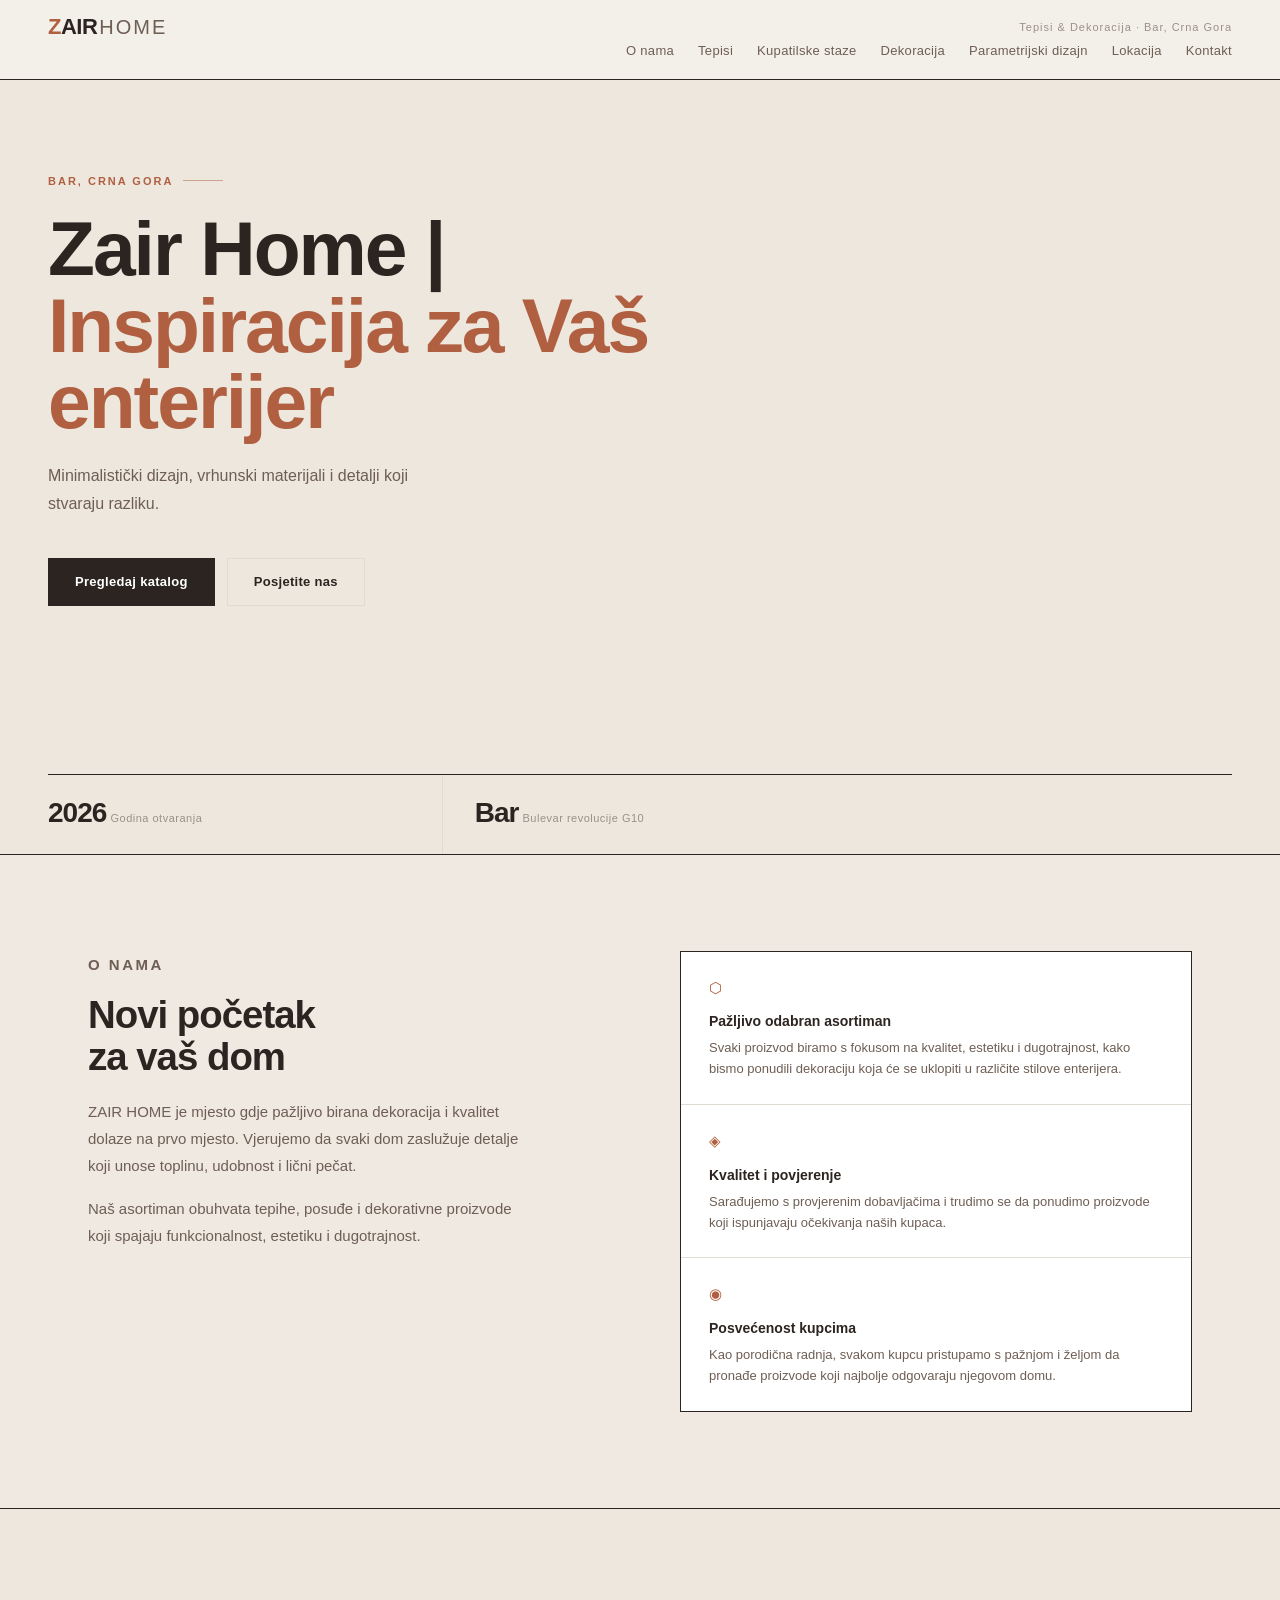
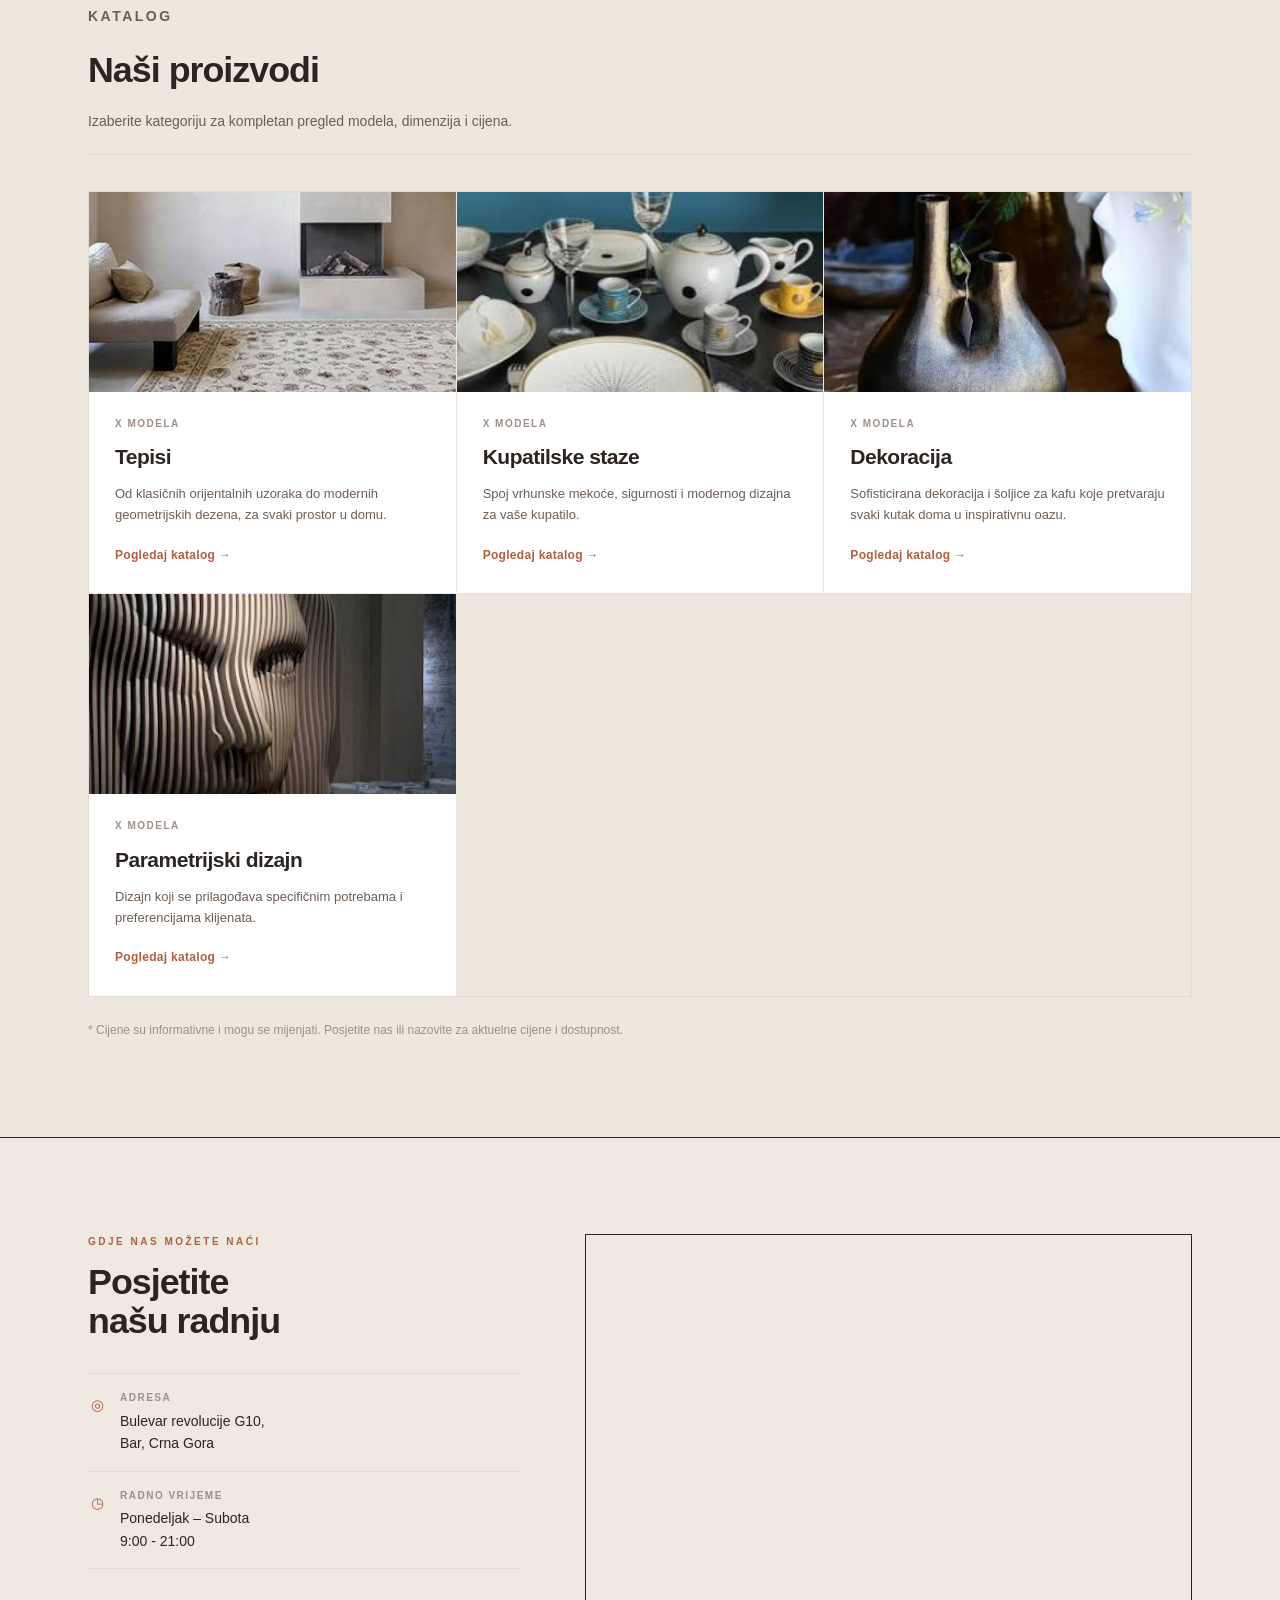
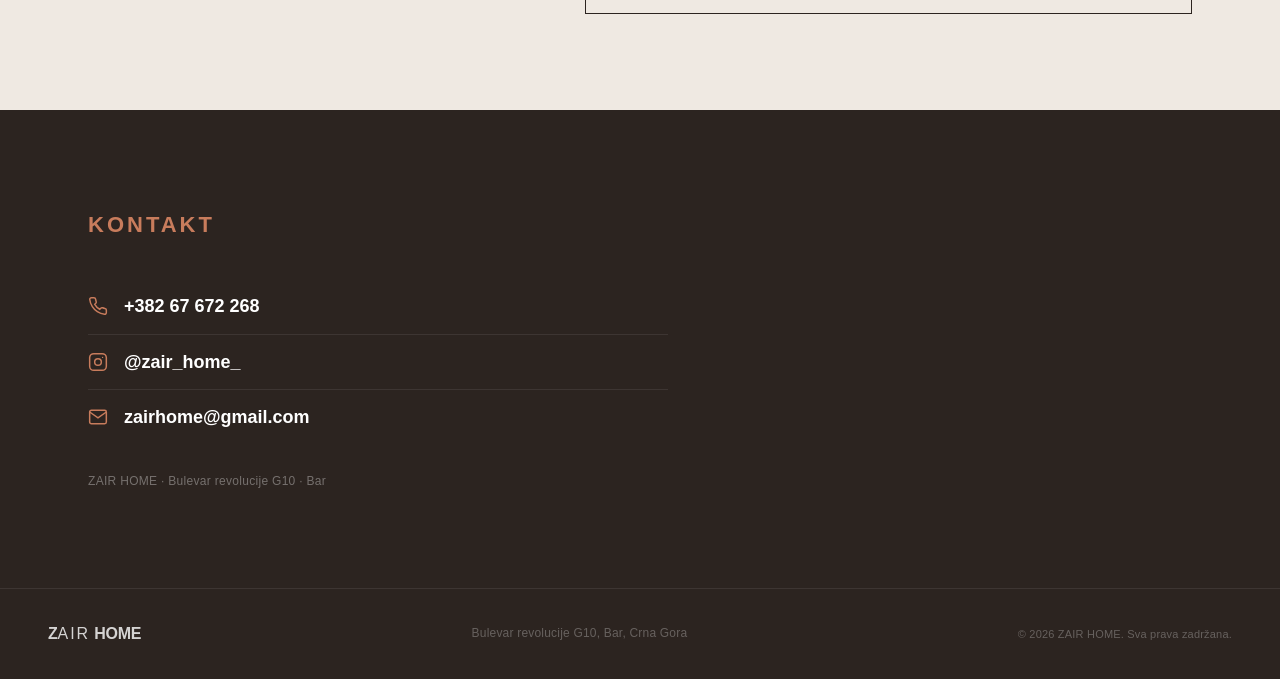
<file: index.html>
<!DOCTYPE html>
<html lang="sr">
<head>
  <meta charset="UTF-8" />
  <meta name="viewport" content="width=device-width, initial-scale=1.0"/>
  <title>ZAIR HOME – Tepisi & Dekoracija, Bar</title>
  <link rel="stylesheet" href="Style.css"/>
</head>

<body>

  <!-- HEADER -->
  <header>
    <div class="header-top">
      <a href="index.html" class="logo"><span class="logo-z">Z</span>AIR<span class="logo-home">HOME</span></a>
      <span class="header-tagline">Tepisi &amp; Dekoracija · Bar, Crna Gora</span>
      <button class="nav-toggle" aria-label="Otvori meni">&#9776;</button>
    </div>
    <div class="header-bottom">
      <nav>
        <a href="#o-nama">O nama</a>
        <!-- <a href="katalog.html">Katalog</a> -->
        <a href="Tepisi.html">Tepisi</a>
        <a href="Kupatilske staze.html">Kupatilske staze</a>
        <a href="Dekoracija.html">Dekoracija</a>
        <a href="Parametrijski dizajn.html">Parametrijski dizajn</a>
        <a href="#lokacija">Lokacija</a>
        <a href="#kontakt">Kontakt</a>
      </nav>
    </div>
  </header>

  <!-- HERO -->
  <section class="hero">
    <div class="hero-content">
      <p class="hero-eyebrow">Bar, Crna Gora</p>
      <h1>Zair Home | <em>Inspiracija za Vaš enterijer</em></h1>
      <p class="hero-sub">Minimalistički dizajn, vrhunski materijali i detalji koji stvaraju razliku.</p>
      <div class="hero-ctas">
        <a href="#katalog" class="btn-primary">Pregledaj katalog</a>
        <a href="#lokacija" class="btn-ghost">Posjetite nas</a>
      </div>
    </div>
    <!--
    <div class="hero-pattern" aria-hidden="true">
      <svg viewBox="0 0 400 400" xmlns="http://www.w3.org/2000/svg">
        <defs>
          <pattern id="rugpattern" x="0" y="0" width="40" height="40" patternUnits="userSpaceOnUse">
            <rect x="0" y="0" width="20" height="20" fill="none" stroke="currentColor" stroke-width="0.8" opacity="0.15"/>
            <rect x="10" y="10" width="10" height="10" fill="currentColor" opacity="0.06"/>
            <circle cx="20" cy="20" r="2" fill="currentColor" opacity="0.12"/>
          </pattern>
        </defs>
        <rect width="400" height="400" fill="url(#rugpattern)"/>
        <rect x="60" y="60" width="280" height="280" fill="none" stroke="currentColor" stroke-width="1.5" opacity="0.2"/>
        <rect x="90" y="90" width="220" height="220" fill="none" stroke="currentColor" stroke-width="0.8" opacity="0.15"/>
        <rect x="120" y="120" width="160" height="160" fill="none" stroke="currentColor" stroke-width="0.5" opacity="0.1"/>
        <circle cx="200" cy="200" r="40" fill="none" stroke="currentColor" stroke-width="1" opacity="0.18"/>
        <circle cx="200" cy="200" r="8" fill="currentColor" opacity="0.15"/>
        <line x1="60" y1="200" x2="340" y2="200" stroke="currentColor" stroke-width="0.5" opacity="0.12"/>
        <line x1="200" y1="60" x2="200" y2="340" stroke="currentColor" stroke-width="0.5" opacity="0.12"/>
      </svg>
    </div>
    -->
    <div class="hero-stats">
      <div class="stat">
        <span class="stat-num">2026</span>
        <span class="stat-label">Godina otvaranja</span>
      </div>
      <div class="stat">
        <span class="stat-num">Bar</span>
        <span class="stat-label">Bulevar revolucije G10</span>
      </div>
    </div>
  </section>

  <!-- O NAMA -->
  <section id="o-nama" class="section-about reveal">
    <div class="container">
      <div class="about-grid">
        <div class="about-text">
          <p class="label">O nama</p>
          <h2>Novi početak<br>za vaš dom</h2>
          <p>ZAIR HOME je mjesto gdje pažljivo birana dekoracija i kvalitet dolaze na prvo mjesto. Vjerujemo da svaki dom zaslužuje detalje koji unose toplinu, udobnost i lični pečat.</p>
          <p>Naš asortiman obuhvata tepihe, posuđe i dekorativne proizvode koji spajaju funkcionalnost, estetiku i dugotrajnost.</p>
        </div>
        <div class="about-highlights">
          <div class="highlight-card">
            <div class="highlight-icon">⬡</div>
            <h3>Pažljivo odabran asortiman</h3>
            <p>Svaki proizvod biramo s fokusom na kvalitet, estetiku i dugotrajnost, kako bismo ponudili dekoraciju koja će se uklopiti u različite stilove enterijera.</p>
          </div>
          <div class="highlight-card">
            <div class="highlight-icon">◈</div>
            <h3>Kvalitet i povjerenje</h3>
            <p>Sarađujemo s provjerenim dobavljačima i trudimo se da ponudimo proizvode koji ispunjavaju očekivanja naših kupaca.</p>
          </div>
          <div class="highlight-card">
            <div class="highlight-icon">◉</div>
            <h3>Posvećenost kupcima</h3>
            <p>Kao porodična radnja, svakom kupcu pristupamo s pažnjom i željom da pronađe proizvode koji najbolje odgovaraju njegovom domu.</p>
          </div>
        </div>
      </div>
    </div>
  </section>

  <!-- KATALOG — pregled kategorija, svaka vodi na svoju stranicu -->
  <section id="katalog" class="section-catalog reveal">
    
    <div class="container">
      <div class="catalog-header">
        <div>
          <p class="label">Katalog</p>
          <h2>Naši proizvodi</h2>
          <p>Izaberite kategoriju za kompletan pregled modela, dimenzija i cijena.</p>
        </div>
        <!--<a href="katalog.html" class="btn-ghost">Cio katalog →</a>-->
      </div>
    

      <div class="category-grid">

        <a href="Tepisi.html" class="category-card">
          <div class="category-card-img">
            <img src="images/tepisi/cover.jpg" alt="Tepisi">
          </div>
          <div class="category-card-body">
            <span class="category-card-count">X modela</span>
            <h3>Tepisi</h3>
            <p>Od klasičnih orijentalnih uzoraka do modernih geometrijskih dezena, za svaki prostor u domu.</p>
            <span class="category-card-link">Pogledaj katalog →</span>
          </div>
        </a>

        <a href="Kupatilske staze.html" class="category-card">
          <div class="category-card-img">
            <img src="images/kupatilske staze/cover.jpg" alt="Kupatilske staze">
          </div>
          <div class="category-card-body">
            <span class="category-card-count">X modela</span>
            <h3>Kupatilske staze</h3>
            <p>Spoj vrhunske mekoće, sigurnosti i modernog dizajna za vaše kupatilo.</p>
            <span class="category-card-link">Pogledaj katalog →</span>
          </div>
        </a>

        <a href="Dekoracija.html" class="category-card">
          <div class="category-card-img">
            <img src="images/dekoracija/cover.jpg" alt="Dekoracija">
          </div>
          <div class="category-card-body">
            <span class="category-card-count">X modela</span>
            <h3>Dekoracija</h3>
            <p>Sofisticirana dekoracija i šoljice za kafu koje pretvaraju svaki kutak doma u inspirativnu oazu.</p>
            <span class="category-card-link">Pogledaj katalog →</span>
          </div>
        </a>


        <a href="Parametrijski dizajn.html" class="category-card">
          <div class="category-card-img">
            <img src="images/parametrijski dizajn/pdizajn1.jpg" alt="Parametrijski dizajn">
          </div>
          <div class="category-card-body">
            <span class="category-card-count">X modela</span>
            <h3>Parametrijski dizajn</h3>
            <p>Dizajn koji se prilagođava specifičnim potrebama i preferencijama klijenata.</p>
            <span class="category-card-link">Pogledaj katalog →</span>
          </div>
        </a>

      </div>

      <p class="catalog-note">* Cijene su informativne i mogu se mijenjati. Posjetite nas ili nazovite za aktuelne cijene i dostupnost.</p>
    </div>
  </section>

  <!-- LOKACIJA -->
  <section id="lokacija" class="section-location reveal">
    <div class="container">
      <div class="location-grid">
        <div class="location-info">
          <p class="label">Gdje nas možete naći</p>
          <h2>Posjetite<br>našu radnju</h2>
          <div class="location-details">
            <div class="location-row">
              <span class="loc-icon">◎</span>
              <div>
                <strong>Adresa</strong>
                <p>Bulevar revolucije G10,<br>Bar, Crna Gora</p>
              </div>
            </div>
            <div class="location-row">
              <span class="loc-icon">◷</span>
              <div>
                <strong>Radno vrijeme</strong>
                <p>Ponedeljak – Subota <br>9:00 - 21:00</br></p>
              </div>
            </div>
          </div>
        </div>
        <div class="map-frame">
          <iframe
            src="https://www.openstreetmap.org/export/embed.html?bbox=19.095329940319065,42.101193695363,19.097824394702915,42.102339980772754&layer=mapnik&marker=42.101767,19.096577"
            width="100%"
            height="100%"
            style="border:0; border-radius: 8px;"
            allowfullscreen=""
            loading="lazy"
            title="Lokacija ZAIR HOME radnje na Bulevaru revolucije, Bar">
          </iframe>
        </div>
      </div>
    </div>
  </section>

  <!-- KONTAKT -->
  <section id="kontakt" class="section-contact reveal">
    <div class="container">
      <div class="contact-inner">
        <p class="label">Kontakt</p>

        <ul class="contact-list">
          <li>
            <svg class="contact-icon" viewBox="0 0 24 24" width="20" height="20" fill="none" stroke="currentColor" stroke-width="1.8">
              <path d="M22 16.92v3a2 2 0 0 1-2.18 2 19.79 19.79 0 0 1-8.63-3.07 19.5 19.5 0 0 1-6-6 19.79 19.79 0 0 1-3.07-8.67A2 2 0 0 1 4.11 2h3a2 2 0 0 1 2 1.72c.127.96.361 1.903.7 2.81a2 2 0 0 1-.45 2.11L8.09 9.91a16 16 0 0 0 6 6l1.27-1.27a2 2 0 0 1 2.11-.45c.907.339 1.85.573 2.81.7A2 2 0 0 1 22 16.92z"></path>
            </svg>
            <a href="tel:+38267672268" class="contact-list-value">+382 67 672 268</a>
          </li>
          <li>
            <svg class="contact-icon" viewBox="0 0 24 24" width="20" height="20" fill="none" stroke="currentColor" stroke-width="1.8">
              <rect x="2" y="2" width="20" height="20" rx="5" ry="5"></rect>
              <circle cx="12" cy="12" r="4"></circle>
              <circle cx="17.5" cy="6.5" r="0.8" fill="currentColor" stroke="none"></circle>
            </svg>
            <a href="https://www.instagram.com/zair_home_" target="_blank" rel="noopener noreferrer" class="contact-list-value">@zair_home_</a>
          </li>
          <li>
            <svg class="contact-icon" viewBox="0 0 24 24" width="20" height="20" fill="none" stroke="currentColor" stroke-width="1.8">
              <rect x="2" y="4" width="20" height="16" rx="2"></rect>
              <path d="M2 6l10 7 10-7"></path>
            </svg>
            <a href="mailto:zairhome@gmail.com" class="contact-list-value">zairhome@gmail.com</a>
          </li>
        </ul>

        <div class="contact-address">
          <span>ZAIR HOME · Bulevar revolucije G10 · Bar</span>
        </div>
      </div>
    </div>
  </section>

  <footer>
    <div class="footer-logo">Z<span>AIR</span> HOME</div>
    <p>Bulevar revolucije G10, Bar, Crna Gora</p>
    <p class="footer-copy">© 2026 ZAIR HOME. Sva prava zadržana.</p>
  </footer>

  <script src="main.js"></script>
</body>
</html>
</file>
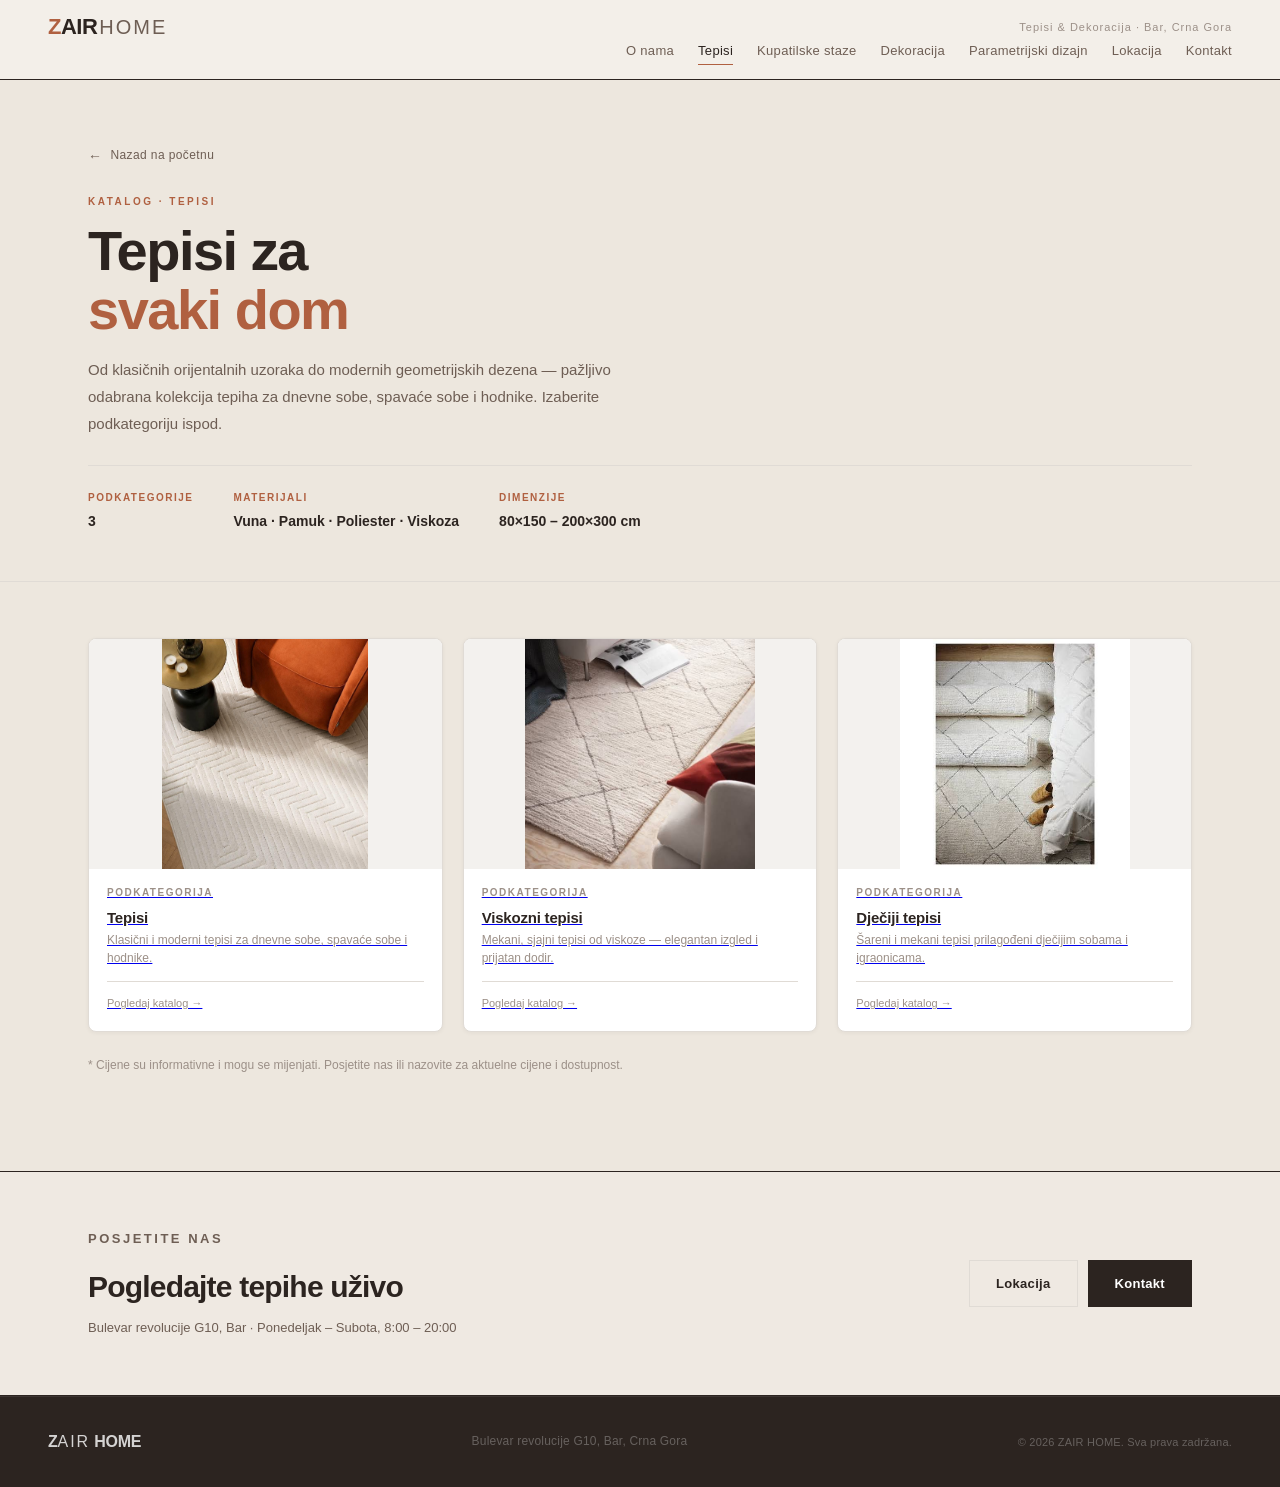
<file: Tepisi.html>
<!DOCTYPE html>
<html lang="sr">
<head>
  <meta charset="UTF-8" />
  <meta name="viewport" content="width=device-width, initial-scale=1.0"/>
  <title>Tepisi – ZAIR HOME, Bar</title>
  <link rel="stylesheet" href="Style.css"/>
</head>

<body>

  <!-- HEADER -->
  <header>
    <div class="header-top">
      <a href="index.html" class="logo"><span class="logo-z">Z</span>AIR<span class="logo-home">HOME</span></a>
      <span class="header-tagline">Tepisi &amp; Dekoracija · Bar, Crna Gora</span>
      <button class="nav-toggle" aria-label="Otvori meni">&#9776;</button>
    </div>
    <div class="header-bottom">
      <nav>
        <a href="index.html#o-nama">O nama</a>
        <!-- <a href="katalog.html">Katalog</a> -->
        <a href="Tepisi.html" class="nav-active" aria-current="page">Tepisi</a>
        <a href="Kupatilske staze.html">Kupatilske staze</a>
        <a href="Dekoracija.html">Dekoracija</a>
        <a href="Parametrijski dizajn.html">Parametrijski dizajn</a>
        <a href="index.html#lokacija">Lokacija</a>
        <a href="index.html#kontakt">Kontakt</a>
      </nav>
    </div>
  </header>

  <!-- PAGE HERO -->
  <section class="page-hero reveal">
    <div class="container">
      <a href="index.html" class="back-link">Nazad na početnu</a>
      <p class="label">Katalog · Tepisi</p>
      <h1>Tepisi za<br><em>svaki dom</em></h1>
      <p class="page-desc">Od klasičnih orijentalnih uzoraka do modernih geometrijskih dezena — pažljivo odabrana kolekcija tepiha za dnevne sobe, spavaće sobe i hodnike. Izaberite podkategoriju ispod.</p>
      <div class="page-hero-meta">
        <div class="meta-item"><span class="meta-label">Podkategorije</span><span class="meta-value">3</span></div>
        <div class="meta-item"><span class="meta-label">Materijali</span><span class="meta-value">Vuna · Pamuk · Poliester · Viskoza</span></div>
        <div class="meta-item"><span class="meta-label">Dimenzije</span><span class="meta-value">80×150 – 200×300 cm</span></div>
      </div>
    </div>
  </section>

  <!-- PODKATEGORIJE -->
  <section class="section-products reveal">
    <div class="container">

      <!--
        PODKATEGORIJE TEPIHA
        Svaka kartica ispod je link ka posebnom html fajlu koji sadrži
        proizvode iz te podkategorije (isti "product-card" grid koji si
        do sada koristila na ovoj stranici).

        FOTOGRAFIJE ZA KARTICE: stavi sliku u images/tepisi/ pod imenom
        koje već piše u src="..." ispod. Dok slika ne postoji, kartica
        automatski prikazuje "Dodaj fotografiju" (isto kao i za proizvode).

        Fajlovi podkategorija (kreirani uz ovu stranicu):
          - klasicni-tepisi.html
          - viskozni-tepisi.html
          - djeciji-tepisi.html
        U svaki od njih dodaješ proizvode na isti način kao ranije u
        ovom fajlu (kopiraj/nalijepi <article class="product-card">...).
      -->

      <div class="product-grid" id="subcategory-grid" style="grid-template-columns: repeat(3, 1fr);">

        <a class="product-card" href="Klasicni tepisi.html">
          <div class="product-img">
            <img src="images/tepisi/klasicni/cover.jpeg" alt="Tepisi">
          </div>
          <div class="product-info">
            <span class="product-tag">Podkategorija</span>
            <h3>Tepisi</h3>
            <p class="product-desc">Klasični i moderni tepisi za dnevne sobe, spavaće sobe i hodnike.</p>
            <div class="product-footer">
              <span class="sizes">Pogledaj katalog →</span>
            </div>
          </div>
        </a>

        <a class="product-card" href="Viskozni tepisi.html">
          <div class="product-img">
            <img src="images/tepisi/viskozni/cover.jpg" alt="Viskozni tepisi">
          </div>
          <div class="product-info">
            <span class="product-tag">Podkategorija</span>
            <h3>Viskozni tepisi</h3>
            <p class="product-desc">Mekani, sjajni tepisi od viskoze — elegantan izgled i prijatan dodir.</p>
            <div class="product-footer">
              <span class="sizes">Pogledaj katalog →</span>
            </div>
          </div>
        </a>

        <a class="product-card" href="Djeciji tepisi.html">
          <div class="product-img">
            <img src="images/tepisi/djeciji/cover.jpg" alt="Dječiji tepisi">
          </div>
          <div class="product-info">
            <span class="product-tag">Podkategorija</span>
            <h3>Dječiji tepisi</h3>
            <p class="product-desc">Šareni i mekani tepisi prilagođeni dječijim sobama i igraonicama.</p>
            <div class="product-footer">
              <span class="sizes">Pogledaj katalog →</span>
            </div>
          </div>
        </a>

      </div>

      <p class="catalog-note">* Cijene su informativne i mogu se mijenjati. Posjetite nas ili nazovite za aktuelne cijene i dostupnost.</p>
    </div>
  </section>

  <!-- CTA -->
  <section class="page-cta reveal">
    <div class="container page-cta-inner">
      <div>
        <p class="label">Posjetite nas</p>
        <h2>Pogledajte tepihe uživo</h2>
        <p>Bulevar revolucije G10, Bar · Ponedeljak – Subota, 8:00 – 20:00</p>
      </div>
      <div class="page-cta-actions">
        <a href="index.html#lokacija" class="btn-ghost">Lokacija</a>
        <a href="index.html#kontakt" class="btn-primary">Kontakt</a>
      </div>
    </div>
  </section>

  <footer>
    <div class="footer-logo">Z<span>AIR</span> HOME</div>
    <p>Bulevar revolucije G10, Bar, Crna Gora</p>
    <p class="footer-copy">© 2026 ZAIR HOME. Sva prava zadržana.</p>
  </footer>

  <script src="main.js"></script>
</body>
</html>
</file>
<file: Style.css>
/* ==============================
   RESET & BASE
============================== */
*, *::before, *::after {
  margin: 0;
  padding: 0;
  box-sizing: border-box;
}

:root {
  --white:        #ffffff;
  --snow:         #fafafa;
  --mist:         #f3f1ee;
  --stone:        #e8e4df;
  --dusk:         #c9c3bb;
  --rust:         #b06040;
  --rust-soft:    #c87c5c;
  --rust-pale:    #f5ece7;
  --charcoal:     #2c2420;
  --warm-gray:    #6e5e54;
  --cool-gray:    #9c9088;
  --border:       #e0dbd5;

  --sans: "Inter", "Segoe UI", "Helvetica Neue", Arial, sans-serif;
  --serif: Georgia, "Times New Roman", serif;
}

html { scroll-behavior: smooth; }

body {
  background-color: #ede7de;
  color: var(--charcoal);
  font-family: var(--sans);
  font-size: 15px;
  line-height: 1.65;
  -webkit-font-smoothing: antialiased;
}

.container {
  max-width: 1200px;
  margin: 0 auto;
  padding: 0 48px;
}

/* ==============================
   SCROLL REVEAL
============================== */
.reveal {
  opacity: 0;
  transform: translateY(16px);
  transition: opacity 0.55s ease, transform 0.55s ease;
}
.reveal.visible { opacity: 1; transform: none; }

/* ==============================
   HEADER — two-row stacked layout
============================== */
header {
  position: sticky;
  top: 0;
  z-index: 100;
  background: rgba(255, 255, 255, 0.35);
  border-bottom: 1.5px solid var(--charcoal);
}

.header-top {
  display: flex;
  align-items: center;
  justify-content: space-between;
  padding: 14px 48px 0;
}

.header-bottom {
  padding: 0 48px 14px;
  display: flex;
  justify-content: flex-end;
}

.logo {
  font-family: var(--sans);
  font-size: 22px;
  font-weight: 800;
  letter-spacing: -0.5px;
  color: var(--charcoal);
  line-height: 1;
  text-decoration: none;
}
.logo-z { color: var(--rust); }
.logo-home {
  font-weight: 300;
  font-size: 20px;
  letter-spacing: 2px;
  color: var(--warm-gray);
  margin-left: 2px;
}

.header-tagline {
  font-size: 11px;
  color: var(--cool-gray);
  letter-spacing: 1px;
  padding: 4px 0;
}

nav {
  display: flex;
  align-items: center;
}
nav a {
  margin-left: 24px;
  text-decoration: none;
  color: var(--warm-gray);
  font-size: 13px;
  font-weight: 500;
  letter-spacing: 0.3px;
  padding-bottom: 2px;
  border-bottom: 1.5px solid transparent;
  transition: color 0.18s, border-color 0.18s;
}
nav a:hover {
  color: var(--charcoal);
  border-bottom-color: var(--charcoal);
}
nav a.nav-active {
  color: var(--charcoal);
  border-bottom-color: var(--rust);
}

.nav-toggle {
  display: none;
  background: none;
  border: none;
  font-size: 22px;
  cursor: pointer;
  color: var(--charcoal);
}

/* ==============================
   HERO — left-heavy, ruled lines
============================== */
.hero {
  min-height: 86vh;
  display: grid;
  grid-template-rows: 1fr auto;
  padding: 72px 48px 0;
  background: transparent;
  position: relative;
  overflow: hidden;
}

.hero-content {
  position: relative;
  z-index: 2;
  max-width: 640px;
  padding-top: 20px;
}

.hero-eyebrow {
  font-size: 11px;
  letter-spacing: 2px;
  text-transform: uppercase;
  color: var(--rust);
  margin-bottom: 20px;
  font-weight: 600;
  display: flex;
  align-items: center;
  gap: 10px;
}
.hero-eyebrow::after {
  content: '';
  display: block;
  height: 1px;
  width: 40px;
  background: var(--rust);
  opacity: 0.5;
}

.hero h1 {
  font-family: var(--sans);
  font-size: clamp(40px, 6vw, 86px);
  line-height: 1.0;
  font-weight: 800;
  color: var(--charcoal);
  margin-bottom: 22px;
  letter-spacing: -2px;
}

.hero h1 em {
  font-style: normal;
  color: var(--rust);
}

.hero-sub {
  font-size: 16px;
  color: var(--warm-gray);
  max-width: 420px;
  margin-bottom: 40px;
  line-height: 1.75;
  font-weight: 400;
}

.hero-ctas {
  display: flex;
  gap: 12px;
  flex-wrap: wrap;
}

.btn-primary {
  display: inline-flex;
  align-items: center;
  gap: 8px;
  padding: 12px 26px;
  background: var(--charcoal);
  color: var(--white);
  text-decoration: none;
  font-size: 13px;
  font-weight: 600;
  letter-spacing: 0.3px;
  border: 1.5px solid var(--charcoal);
  transition: background 0.2s, color 0.2s;
}
.btn-primary:hover {
  background: var(--rust);
  border-color: var(--rust);
}

.btn-ghost {
  display: inline-flex;
  align-items: center;
  gap: 8px;
  padding: 12px 26px;
  background: transparent;
  color: var(--charcoal);
  text-decoration: none;
  font-size: 13px;
  font-weight: 600;
  letter-spacing: 0.3px;
  border: 1.5px solid var(--border);
  transition: border-color 0.2s, color 0.2s;
}
.btn-ghost:hover {
  border-color: var(--charcoal);
}

/* Decorative right element */
.hero-pattern {
  position: absolute;
  right: 48px;
  top: 72px;
  bottom: 0;
  width: 340px;
  pointer-events: none;
  display: flex;
  flex-direction: column;
  gap: 0;
  overflow: hidden;
}
.hero-pattern svg {
  width: 100%;
  height: 100%;
  color: var(--rust);
}

/* Logo frame — sits directly over the decorative grid pattern, logo fills it edge-to-edge */
.hero-logo-frame {
  position: absolute;
  top: 50%;
  left: 50%;
  transform: translate(-50%, -50%);
  width: 54%;
  aspect-ratio: 1;
  border: 1.5px solid var(--charcoal);
  background: var(--snow);
  overflow: hidden;
  box-shadow: 0 20px 44px rgba(44, 36, 32, 0.14);
}

.hero-logo-frame img {
  width: 100%;
  height: 100%;
  object-fit: cover;
  display: block;
}

/* Shown automatically until images/logo.png is added */
.hero-logo-frame.img-missing img { display: none; }
.hero-logo-frame.img-missing::before {
  content: 'ZH';
  position: absolute;
  inset: 0;
  display: flex;
  align-items: center;
  justify-content: center;
  font-family: var(--sans);
  font-weight: 800;
  font-size: clamp(26px, 3.4vw, 38px);
  letter-spacing: -1px;
  color: var(--charcoal);
}

/* Stats as a ruled bottom strip */
.hero-stats {
  display: grid;
  grid-template-columns: repeat(3, 1fr);
  border-top: 1.5px solid var(--charcoal);
  margin-top: 56px;
  position: relative;
  z-index: 2;
}

.stat {
  padding: 24px 0;
  border-right: 1px solid var(--border);
  padding-right: 32px;
}
.stat:last-child { border-right: none; padding-right: 0; }
.stat:not(:first-child) { padding-left: 32px; }

.stat-num {
  font-family: var(--sans);
  font-size: 28px;
  font-weight: 800;
  color: var(--charcoal);
  letter-spacing: -1px;
  line-height: 1;
  margin-bottom: 4px;
}

.stat-label {
  font-size: 11px;
  color: var(--cool-gray);
  letter-spacing: 0.5px;
  font-weight: 500;
}

/* ==============================
   LABELS
============================== */
.label {
  font-size: 10px;
  font-weight: 700;
  letter-spacing: 2.5px;
  text-transform: uppercase;
  color: var(--rust);
  margin-bottom: 12px;
}

/* ==============================
   ABOUT — mist bg, horizontal rule feel
============================== */
.section-about {
  padding: 96px 0;
  background: rgba(243, 241, 238, 0.2);
  border-top: 1.5px solid var(--charcoal);
  border-bottom: 1.5px solid var(--charcoal);
}

.about-grid {
  display: grid;
  grid-template-columns: 1fr 1fr;
  gap: 80px;
  align-items: start;
}

.about-text h2 {
  font-family: var(--sans);
  font-size: clamp(26px, 3vw, 42px);
  font-weight: 800;
  line-height: 1.1;
  margin-bottom: 20px;
  color: var(--charcoal);
  letter-spacing: -1px;
}

.about-text p {
  color: var(--warm-gray);
  font-size: 15px;
  margin-bottom: 16px;
  max-width: 440px;
  line-height: 1.8;
}

.about-highlights {
  display: flex;
  flex-direction: column;
  gap: 0;
  border: 1.5px solid var(--charcoal);
}

.highlight-card {
  background: var(--white);
  border: none;
  border-bottom: 1px solid var(--border);
  padding: 24px 28px;
  transition: background 0.2s;
}
.highlight-card:last-child { border-bottom: none; }
.highlight-card:hover { background: var(--rust-pale); }

.highlight-icon {
  font-size: 15px;
  color: var(--rust);
  margin-bottom: 10px;
  display: block;
}

.highlight-card h3 {
  font-family: var(--sans);
  font-size: 14px;
  font-weight: 700;
  margin-bottom: 5px;
  color: var(--charcoal);
  letter-spacing: 0;
}

.highlight-card p {
  font-size: 13px;
  color: var(--warm-gray);
  line-height: 1.6;
}

/* ==============================
   CATALOG OVERVIEW (index.html)
============================== */
.section-catalog {
  padding: 96px 0;
  background: transparent;
}

.catalog-header {
  margin-bottom: 36px;
  padding-bottom: 20px;
  border-bottom: 1px solid var(--border);
}

.catalog-header h2 {
  font-family: var(--sans);
  font-size: clamp(24px, 2.8vw, 38px);
  font-weight: 800;
  color: var(--charcoal);
  letter-spacing: -1px;
  margin-bottom: 10px;
}

.catalog-header p {
  font-size: 14px;
  color: var(--warm-gray);
  max-width: 480px;
  line-height: 1.7;
}

.category-grid {
  display: grid;
  grid-template-columns: repeat(3, 1fr);
  gap: 1px;
  background: transparent;
  border: 1px solid var(--border);
}

.category-card {
  background: var(--white);
  text-decoration: none;
  color: inherit;
  display: flex;
  flex-direction: column;
  transition: background 0.2s;
}
.category-card:hover { background: var(--snow); }
.category-card:hover .category-card-img { filter: brightness(0.95); }

.category-card-img {
  height: 200px;
  position: relative;
  overflow: hidden;
  background: var(--stone);
  transition: filter 0.25s;
}
.category-card-img img {
  width: 100%;
  height: 100%;
  object-fit: cover;
  display: block;
  transition: transform 0.35s ease;
}
.category-card:hover .category-card-img img { transform: scale(1.04); }

.category-card-img.img-missing img { display: none; }
.category-card-img.img-missing::before {
  content: 'Dodaj fotografiju';
  position: absolute;
  inset: 0;
  display: flex;
  align-items: center;
  justify-content: center;
  font-size: 11px;
  letter-spacing: 0.6px;
  text-transform: uppercase;
  font-weight: 700;
  color: var(--cool-gray);
}

.category-card-body {
  padding: 24px 26px 28px;
  flex: 1;
  display: flex;
  flex-direction: column;
}

.category-card-count {
  font-size: 10px;
  font-weight: 700;
  letter-spacing: 1.5px;
  text-transform: uppercase;
  color: var(--cool-gray);
  margin-bottom: 8px;
}

.category-card h3 {
  font-family: var(--sans);
  font-size: 21px;
  font-weight: 800;
  color: var(--charcoal);
  margin-bottom: 8px;
  letter-spacing: -0.5px;
}

.category-card p {
  font-size: 13px;
  color: var(--warm-gray);
  line-height: 1.65;
  margin-bottom: 20px;
  flex: 1;
}

.category-card-link {
  font-size: 12px;
  font-weight: 700;
  color: var(--rust);
  letter-spacing: 0.3px;
  display: inline-flex;
  align-items: center;
  gap: 6px;
  transition: gap 0.2s;
}
.category-card:hover .category-card-link { gap: 10px; }

/* ==============================
   PAGE HERO (tepisi / posudje / dekoracija)
============================== */
.page-hero {
  padding: 64px 0 48px;
  border-bottom: 1px solid var(--border);
}

.back-link {
  display: inline-flex;
  align-items: center;
  gap: 8px;
  text-decoration: none;
  color: var(--warm-gray);
  font-size: 12px;
  letter-spacing: 0.4px;
  margin-bottom: 26px;
  transition: color 0.18s;
}
.back-link::before { content: '←'; font-size: 14px; }
.back-link:hover { color: var(--rust); }

.page-hero h1 {
  font-family: var(--sans);
  font-weight: 800;
  font-size: clamp(30px, 4.5vw, 56px);
  letter-spacing: -1.5px;
  line-height: 1.05;
  color: var(--charcoal);
  margin-bottom: 16px;
}
.page-hero h1 em {
  font-style: normal;
  color: var(--rust);
}

.page-desc {
  font-size: 15px;
  color: var(--warm-gray);
  max-width: 560px;
  line-height: 1.8;
  margin-bottom: 28px;
}

.page-hero-meta {
  display: flex;
  gap: 40px;
  flex-wrap: wrap;
  padding-top: 24px;
  border-top: 1px solid var(--border);
}
.meta-item { display: flex; flex-direction: column; gap: 4px; }
.meta-label {
  font-size: 10px;
  letter-spacing: 1.5px;
  text-transform: uppercase;
  color: var(--rust);
  font-weight: 700;
}
.meta-value {
  font-size: 14px;
  color: var(--charcoal);
  font-weight: 600;
}

/* ==============================
   PRODUCT GRID (category pages)
============================== */
.section-products { padding: 56px 0 96px; background: transparent; }

.product-grid {
  display: grid;
  grid-template-columns: repeat(auto-fill, minmax(260px, 1fr));
  gap: 20px;
  background: transparent;
  border: none;
}

.product-card {
  background: var(--white);
  border: 1px solid var(--border);
  border-radius: 8px;
  overflow: hidden;
  box-shadow: 0 1px 4px rgba(44, 36, 32, 0.05);
  transition: box-shadow 0.25s ease, transform 0.25s ease;
}

.product-card:hover {
  box-shadow: 0 8px 20px rgba(44, 36, 32, 0.1);
  transform: translateY(-2px);
}

.product-card:hover .product-img { filter: brightness(0.95); }
.product-card:hover .product-info { background: var(--snow); }

.product-img {
  height: 230px;
  position: relative;
  overflow: hidden;
  background: var(--mist);
  cursor: zoom-in;
}

.product-img img {
  width: 100%;
  height: 100%;
  object-fit: contain;
  display: block;
  position: absolute;
  top: 0;
  left: 0;
  transition: opacity 0.4s ease;
}

.product-img img { opacity: 1; z-index: 1; }
.product-img img:nth-of-type(2) { opacity: 0; z-index: 2; }
.product-card:hover .product-img img:nth-of-type(2) { opacity: 1; }

/* Opis materijala/uzorka koji iskrsne preko slike na hover */
.product-img-overlay {
  position: absolute;
  inset: 0;
  z-index: 3;
  display: flex;
  align-items: flex-end;
  padding: 16px;
  background: linear-gradient(to top, rgba(44,36,32,0.7), transparent 60%);
  opacity: 0;
  transition: opacity 0.3s ease;
  pointer-events: none;
}
.product-card:hover .product-img-overlay { opacity: 1; }
.product-img-overlay p {
  color: var(--white);
  font-size: 12px;
  font-weight: 600;
  letter-spacing: 0.3px;
  line-height: 1.5;
}

.product-img::after {
  content: '⊕';
  position: absolute;
  top: 50%; left: 50%;
  transform: translate(-50%, -50%) scale(0.7);
  font-size: 26px;
  color: #fff;
  opacity: 0;
  transition: opacity 0.2s, transform 0.2s;
  text-shadow: 0 2px 8px rgba(0,0,0,0.4);
  pointer-events: none;
  z-index: 4;
}
.product-card:hover .product-img::after {
  opacity: 1;
  transform: translate(-50%, -50%) scale(1);
}

/* Shown automatically if an <img src> is missing or fails to load */
.product-img.img-missing { cursor: default; }
.product-img.img-missing img { display: none; }
.product-img.img-missing::after { display: none; }
.product-img.img-missing .product-img-overlay { display: none; }
.product-img.img-missing::before {
  content: 'Dodaj fotografiju';
  position: absolute;
  inset: 0;
  display: flex;
  align-items: center;
  justify-content: center;
  font-size: 11px;
  letter-spacing: 0.6px;
  text-transform: uppercase;
  font-weight: 700;
  color: var(--cool-gray);
}

.product-info {
  padding: 16px 18px 18px;
  transition: background 0.2s;
}

.product-tag {
  display: block;
  font-size: 10px;
  font-weight: 700;
  letter-spacing: 1.5px;
  text-transform: uppercase;
  color: var(--cool-gray);
  margin-bottom: 6px;
}

.product-info h3 {
  font-family: var(--sans);
  font-size: 15px;
  font-weight: 700;
  margin-bottom: 4px;
  color: var(--charcoal);
  letter-spacing: -0.2px;
  line-height: 1.3;
}

.product-desc {
  font-size: 12px;
  color: var(--cool-gray);
  margin-bottom: 14px;
  line-height: 1.5;
}

.product-footer {
  display: flex;
  align-items: baseline;
  justify-content: space-between;
  flex-wrap: wrap;
  gap: 6px;
  padding-top: 12px;
  border-top: 1px solid var(--border);
}

.price {
  font-family: var(--sans);
  font-size: 20px;
  font-weight: 800;
  color: var(--charcoal);
  letter-spacing: -0.5px;
}

.sizes { font-size: 11px; color: var(--cool-gray); }
.product-note { font-size: 11px; color: var(--cool-gray); }

.badge-new, .badge-sale {
  font-size: 10px;
  font-weight: 700;
  letter-spacing: 1px;
  text-transform: uppercase;
  padding: 3px 8px;
  background: var(--rust-pale);
  color: var(--rust);
  border: 1px solid var(--rust-soft);
}

.catalog-note {
  margin-top: 24px;
  font-size: 12px;
  color: var(--cool-gray);
}

/* ==============================
   PAGE CTA (visit / contact band on category pages)
============================== */
.page-cta {
  padding: 56px 0;
  background: rgba(243, 241, 238, 0.2);
  border-top: 1.5px solid var(--charcoal);
  border-bottom: 1.5px solid var(--charcoal);
}

.page-cta-inner {
  display: flex;
  align-items: center;
  justify-content: space-between;
  flex-wrap: wrap;
  gap: 24px;
}
.page-cta h2 {
  font-family: var(--sans);
  font-weight: 800;
  font-size: clamp(20px, 2.4vw, 30px);
  letter-spacing: -0.8px;
  color: var(--charcoal);
  margin: 6px 0 6px;
}
.page-cta p { font-size: 13px; color: var(--warm-gray); }
.page-cta-actions { display: flex; gap: 10px; flex-wrap: wrap; }

/* ==============================
   LOKACIJA
============================== */
.section-location {
  padding: 96px 0;
  background: rgba(243, 241, 238, 0.2);
  border-top: 1.5px solid var(--charcoal);
  border-bottom: 1.5px solid var(--charcoal);
}

.location-grid {
  display: grid;
  grid-template-columns: 1fr 1.4fr;
  gap: 64px;
  align-items: stretch;
  min-height: 380px;
}

.location-info h2 {
  font-family: var(--sans);
  font-size: clamp(24px, 2.8vw, 40px);
  font-weight: 800;
  line-height: 1.1;
  margin-bottom: 32px;
  color: var(--charcoal);
  letter-spacing: -1px;
}

.location-details {
  display: flex;
  flex-direction: column;
  gap: 0;
  border-top: 1px solid var(--border);
}

.location-row {
  display: flex;
  align-items: flex-start;
  gap: 14px;
  padding: 16px 0;
  border-bottom: 1px solid var(--border);
}

.loc-icon {
  font-size: 15px;
  color: var(--rust);
  flex-shrink: 0;
  width: 18px;
  text-align: center;
  margin-top: 3px;
}

.location-row strong {
  display: block;
  font-size: 10px;
  font-weight: 700;
  letter-spacing: 1.5px;
  text-transform: uppercase;
  color: var(--cool-gray);
  margin-bottom: 3px;
}

.location-row p {
  font-size: 14px;
  color: var(--charcoal);
  line-height: 1.6;
}

.map-frame {
  overflow: hidden;
  border: 1.5px solid var(--charcoal);
  min-height: 340px;
}
.map-frame iframe { display: block; }

/* ==============================
   KONTAKT
============================== */
.section-contact {
  padding: 96px 0;
  background: var(--charcoal);
}

.section-contact .label {
  color: var(--rust-soft);
  font-size: 22px;
  letter-spacing: 3px;
  font-weight: 700;
}

.contact-inner { max-width: 580px; }

.contact-inner h2 {
  font-family: var(--sans);
  font-size: clamp(28px, 4vw, 56px);
  font-weight: 800;
  color: var(--white);
  margin-bottom: 16px;
  line-height: 1.05;
  letter-spacing: -1.5px;
}

.section-contact .btn-primary {
  background: var(--rust);
  border-color: var(--rust);
}
.section-contact .btn-primary:hover {
  background: var(--rust-soft);
  border-color: var(--rust-soft);
}

.contact-list {
  list-style: none;
  margin: 36px 0 28px;
  padding: 0;
}

.contact-list li {
  display: flex;
  align-items: center;
  gap: 16px;
  font-size: 18px;
  line-height: 1.9;
  padding: 10px 0;
  border-bottom: 1px solid rgba(255,255,255,0.08);
}
.contact-list li:last-child { border-bottom: none; }

.contact-icon {
  color: var(--rust-soft);
  flex-shrink: 0;
  transition: color 0.2s ease;
}
.contact-list li:hover .contact-icon { color: var(--rust); }

.contact-list-value {
  color: var(--white);
  text-decoration: none;
  font-weight: 600;
  transition: color 0.2s ease;
}
.contact-list-value:hover,
.contact-list-value:visited,
.contact-list-value:active { color: var(--white); text-decoration: none; }
.contact-list-value:hover { color: var(--rust-soft); }

.contact-address {
  margin-top: 20px;
  font-size: 12px;
  color: rgba(255,255,255,0.35);
  letter-spacing: 0.3px;
}

/* ==============================
   FOOTER
============================== */
footer {
  background: var(--charcoal);
  border-top: 1px solid rgba(255,255,255,0.08);
  padding: 32px 48px;
  display: flex;
  align-items: center;
  justify-content: space-between;
  flex-wrap: wrap;
  gap: 16px;
}

.footer-logo {
  font-family: var(--sans);
  font-size: 16px;
  font-weight: 800;
  letter-spacing: -0.3px;
  color: rgba(255,255,255,0.8);
}
.footer-logo span { font-weight: 300; letter-spacing: 2px; }

footer p {
  font-size: 12px;
  color: rgba(255,255,255,0.28);
  letter-spacing: 0.2px;
}
.footer-copy { font-size: 11px !important; }

/* ==============================
   LIGHTBOX (category pages, only used when a product has a real photo)
============================== */
.lightbox {
  display: none;
  position: fixed;
  inset: 0;
  z-index: 1000;
  background: rgba(24, 19, 16, 0.94);
  align-items: center;
  justify-content: center;
}
.lightbox.active { display: flex; }

.lightbox img {
  max-width: 90vw;
  max-height: 88vh;
  object-fit: contain;
  border-radius: 3px;
  box-shadow: 0 24px 64px rgba(0,0,0,0.5);
}

.lb-close {
  position: absolute;
  top: 24px; right: 30px;
  font-size: 28px;
  color: #fff;
  cursor: pointer;
  background: none;
  border: none;
  line-height: 1;
  opacity: 0.7;
  transition: opacity 0.2s;
}
.lb-close:hover { opacity: 1; }

.lb-prev, .lb-next {
  position: absolute;
  top: 50%;
  transform: translateY(-50%);
  font-size: 22px;
  color: #fff;
  cursor: pointer;
  background: rgba(255,255,255,0.12);
  border: none;
  width: 46px; height: 46px;
  border-radius: 50%;
  display: flex;
  align-items: center;
  justify-content: center;
  transition: background 0.2s;
  backdrop-filter: blur(4px);
}
.lb-prev { left: 24px; }
.lb-next { right: 24px; }
.lb-prev:hover, .lb-next:hover { background: rgba(255,255,255,0.22); }

.lb-counter {
  position: absolute;
  bottom: 22px;
  left: 50%;
  transform: translateX(-50%);
  font-size: 12px;
  color: rgba(255,255,255,0.55);
  letter-spacing: 1.5px;
}

/* ==============================
   RESPONSIVE
============================== */
@media (max-width: 900px) {
  .container { padding: 0 28px; }
  .header-top, .header-bottom { padding-left: 28px; padding-right: 28px; }
  .hero { padding: 60px 28px 0; }
  .hero-pattern { display: none; }
  .about-grid { grid-template-columns: 1fr; gap: 40px; }
  .category-grid { grid-template-columns: 1fr; }
  .location-grid { grid-template-columns: 1fr; }
  .map-frame { min-height: 260px; }
  .page-cta-inner { flex-direction: column; align-items: flex-start; }
  footer { padding: 24px 28px; flex-direction: column; align-items: flex-start; }
}

@media (max-width: 640px) {
  .container { padding: 0 18px; }
  .header-top { padding: 12px 18px 0; }
  .header-bottom { padding: 0 18px 12px; }
  .header-tagline { display: none; }

  nav {
    display: none;
    position: absolute;
    top: 100%;
    left: 0; right: 0;
    background: var(--white);
    border-bottom: 1.5px solid var(--charcoal);
    padding: 12px 18px 16px;
    flex-direction: column;
  }
  nav.open { display: flex; }
  nav a { margin: 8px 0; font-size: 14px; border-bottom: none; }
  .nav-toggle { display: block; }

  .hero { padding: 48px 18px 0; }
  .hero-stats { grid-template-columns: 1fr 1fr; }
  .stat:last-child { grid-column: span 2; border-top: 1px solid var(--border); padding-top: 16px; }
  .stat:not(:first-child) { padding-left: 0; }
  .stat { padding-right: 0; border-right: none; }

  .section-about, .section-catalog,
  .section-location, .section-contact,
  .section-products { padding: 60px 0; }
  .page-hero { padding: 44px 0 32px; }
  .page-cta { padding: 40px 0; }

  .product-grid, .category-grid { grid-template-columns: 1fr 1fr; }
  footer { padding: 22px 18px; }
  .lb-prev { left: 8px; }
  .lb-next { right: 8px; }
}

@media (max-width: 400px) {
  .product-grid { grid-template-columns: 1fr; }
}
</file>
